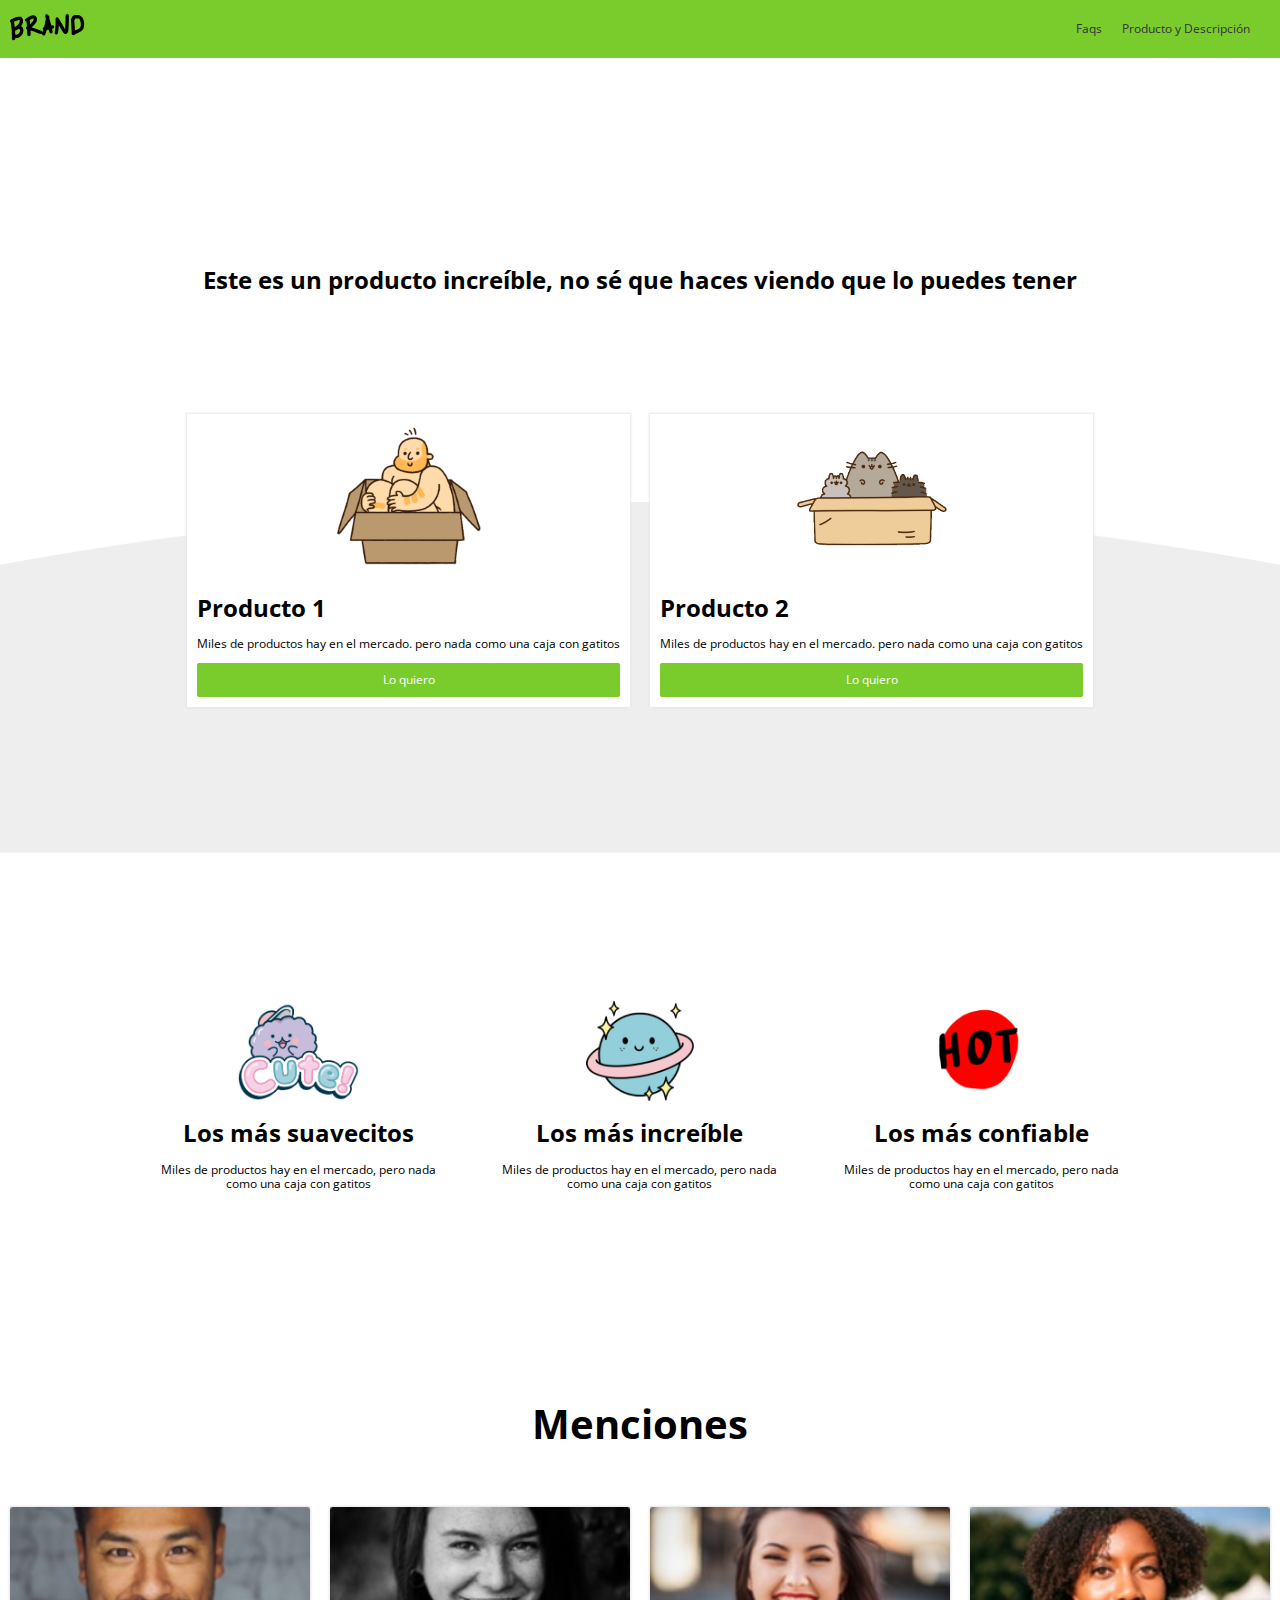
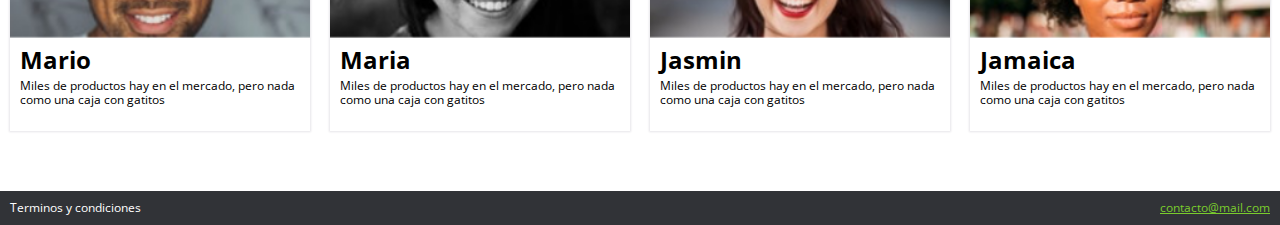
<file: index.html>
<!DOCTYPE html>
<html lang="es">
  <head>
    <meta charset="UTF-8">
    <meta name="viewport" content="width=device-width, initial-scale=1.0">
    <meta http-equiv="X-UA-Compatible" content="ie=edge">
    <link rel="stylesheet" href="css/animation.css">
    <link rel="stylesheet" href="css/normalize.css">
    <link rel="stylesheet" href="css/estilos.css">
    <link rel="stylesheet" href="css/mobile.css">
    <title>BRAND</title>
  </head>
  <body>
    <nav class="fadeInDown">
      <div class="brand_image">
        <img src="images/logo.png" alt="">
      </div>
      <div class="nav_option">
        <ul>
          <li><a href="#">Faqs</a></li>
          <li><a href="producto.html">Producto y Descripción</a></li>
        </ul>
      </div>
    </nav>
    <div class="main_section fadeIn">
      <h1>Este es un producto increíble, no sé que haces viendo que lo puedes tener</h1>
    </div>
    <div class="products fadeInUp">
      <div class="product">
        <div class="content">
          <div class="image_content">
            <img src="images/box1.png" alt="">
          </div>
          <h1>Producto 1</h1>
          <p>Miles de productos hay en el mercado. pero nada como una caja con gatitos</p>
          <a href="venta.html">
            <button class="main_botton">Lo quiero</button>
          </a>
        </div>
      </div>
      <div class="product">
        <div class="content">
          <div class="image_content">
            <img src="images/box2.png" alt="">
          </div>
          <h1>Producto 2</h1>
          <p>Miles de productos hay en el mercado. pero nada como una caja con gatitos</p>
          <a href="venta.html">
            <button class="main_botton">Lo quiero</button>
          </a>
        </div>
      </div>
    </div>
    <div class="categories">
      <div class="category">
        <img src="images/b1.png" alt="Suavecitos">
        <h1>Los más suavecitos</h1>
        <p>Miles de productos hay en el mercado, pero nada como una caja con gatitos</p>
      </div>
      <div class="category">
        <img src="images/b2.png" alt="Increible">
        <h1>Los más increíble</h1>
        <p>Miles de productos hay en el mercado, pero nada como una caja con gatitos</p>
      </div>
      <div class="category">
        <img src="images/b3.png" alt="Confiable">
        <h1>Los más confiable</h1>
        <p>Miles de productos hay en el mercado, pero nada como una caja con gatitos</p>
      </div>
    </div>
    <div class="titulo_menciones">
      <h1>Menciones</h1>
    </div>
    <div class="menciones">
      <div class="mencion">
        <div class="image_mencion">
          <img src="images/p1.png" alt="Increible">
        </div>
        <h1>Mario</h1>
        <p>Miles de productos hay en el mercado, pero nada como una caja con gatitos</p>
      </div>
      <div class="mencion">
        <img src="images/p2.png" alt="Increible">
        <h1>Maria</h1>
        <p>Miles de productos hay en el mercado, pero nada como una caja con gatitos</p>
      </div>
      <div class="mencion">
        <img src="images/p3.png" alt="Increible">
        <h1>Jasmin</h1>
        <p>Miles de productos hay en el mercado, pero nada como una caja con gatitos</p>
      </div>
      <div class="mencion">
        <img src="images/p4.png" alt="Increible">
        <h1>Jamaica</h1>
        <p>Miles de productos hay en el mercado, pero nada como una caja con gatitos</p>
      </div>
    </div>
    <footer class="footer">
      <div class="option"> Terminos y condiciones</div>
      <div class="option"> <a href="href="mailto:contacto@mail.com"">contacto@mail.com</a></div>
    </footer>
  </body>
</html>
</file>
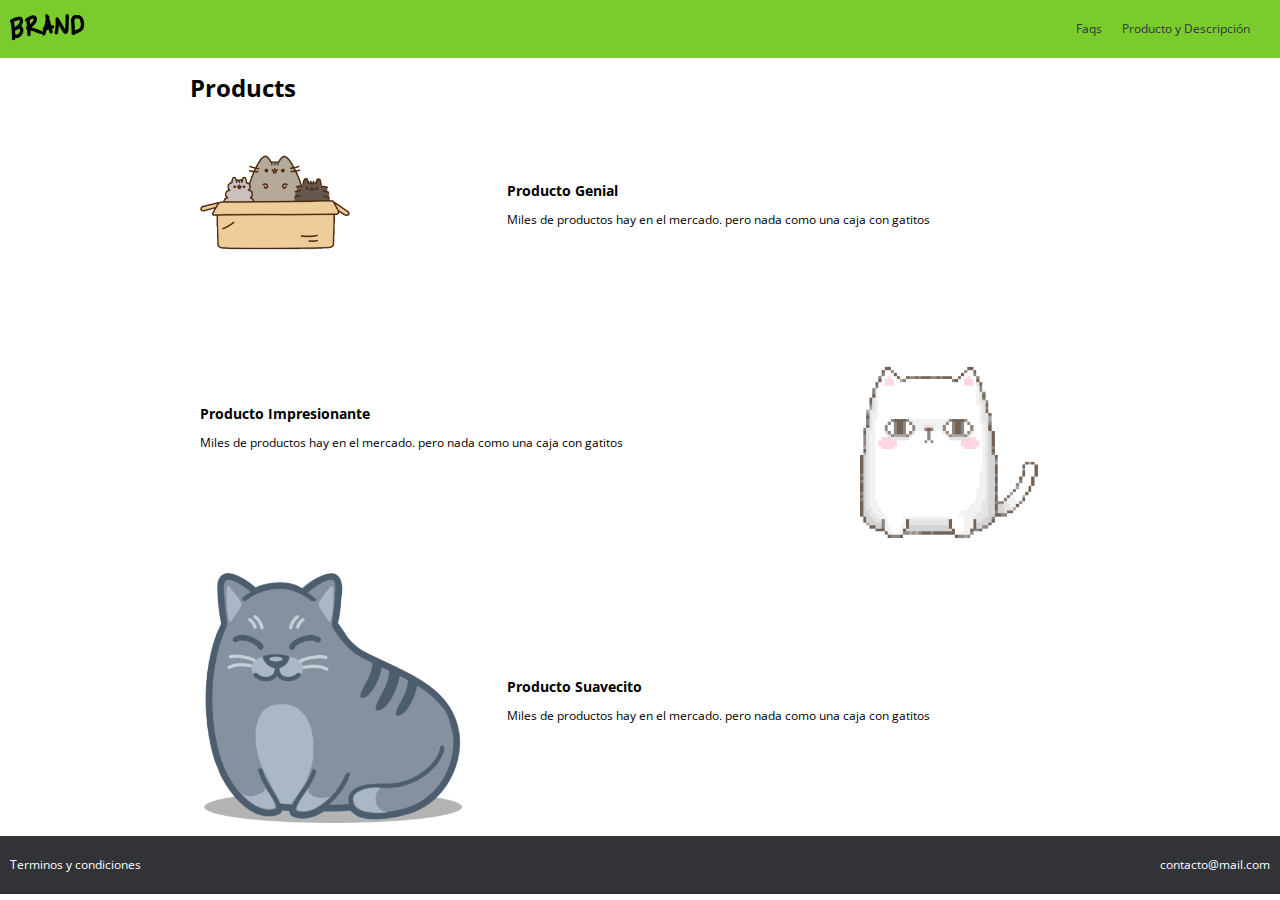
<file: producto.html>
<!DOCTYPE html>
<html lang="es">
  <head>
    <meta charset="UTF-8">
    <meta name="viewport" content="width=device-width, initial-scale=1.0">
    <meta http-equiv="X-UA-Compatible" content="ie=edge">
    <link rel="stylesheet" href="css/grid.css">
    <link rel="stylesheet" href="css/animation.css">
    <link rel="stylesheet" href="css/normalize.css">
    <link rel="stylesheet" href="css/estilos.css">
    <link rel="stylesheet" href="css/mobile.css">
    <title>BRAND</title>
  </head>
  <body>
    <nav class="fadeInDown">
      <div class="brand_image">
        <img src="images/logo.png" alt="">
      </div>
      <div class="nav_option">
        <ul>
          <li><a href="#">Faqs</a></li>
          <li><a href="#">Producto y Descripción</a></li>
        </ul>
      </div>
    </nav>
    <div class="container">
      <h1>Products</h1>
      <div class="row">
        <div class="col-4">
          <img src="images/box2.png" alt="product">
        </div>
        <div class="col-8">
          <h3>Producto Genial</h3>
          <p>Miles de productos hay en el mercado. pero nada como una caja con gatitos</p>
        </div>
      </div>
      <div class="row">
        <div class="col-8">
          <h3>Producto Impresionante</h3>
          <p>Miles de productos hay en el mercado. pero nada como una caja con gatitos</p>
        </div>
        <div class="col-4">
          <img src="images/ben2.png" height="250" alt="product">
        </div>
      </div>
      <div class="row">
        <div class="col-4">
          <img src="images/ben3.png" height="250" alt="product">
        </div>
        <div class="col-8">
          <h3>Producto Suavecito</h3>
          <p>Miles de productos hay en el mercado. pero nada como una caja con gatitos</p>
        </div>
      </div>
    </div>
    <footer class="footer">
      <p>Terminos y condiciones</p>
      <p href="#">contacto@mail.com</p>
    </footer>
  </body>
</html>
</file>
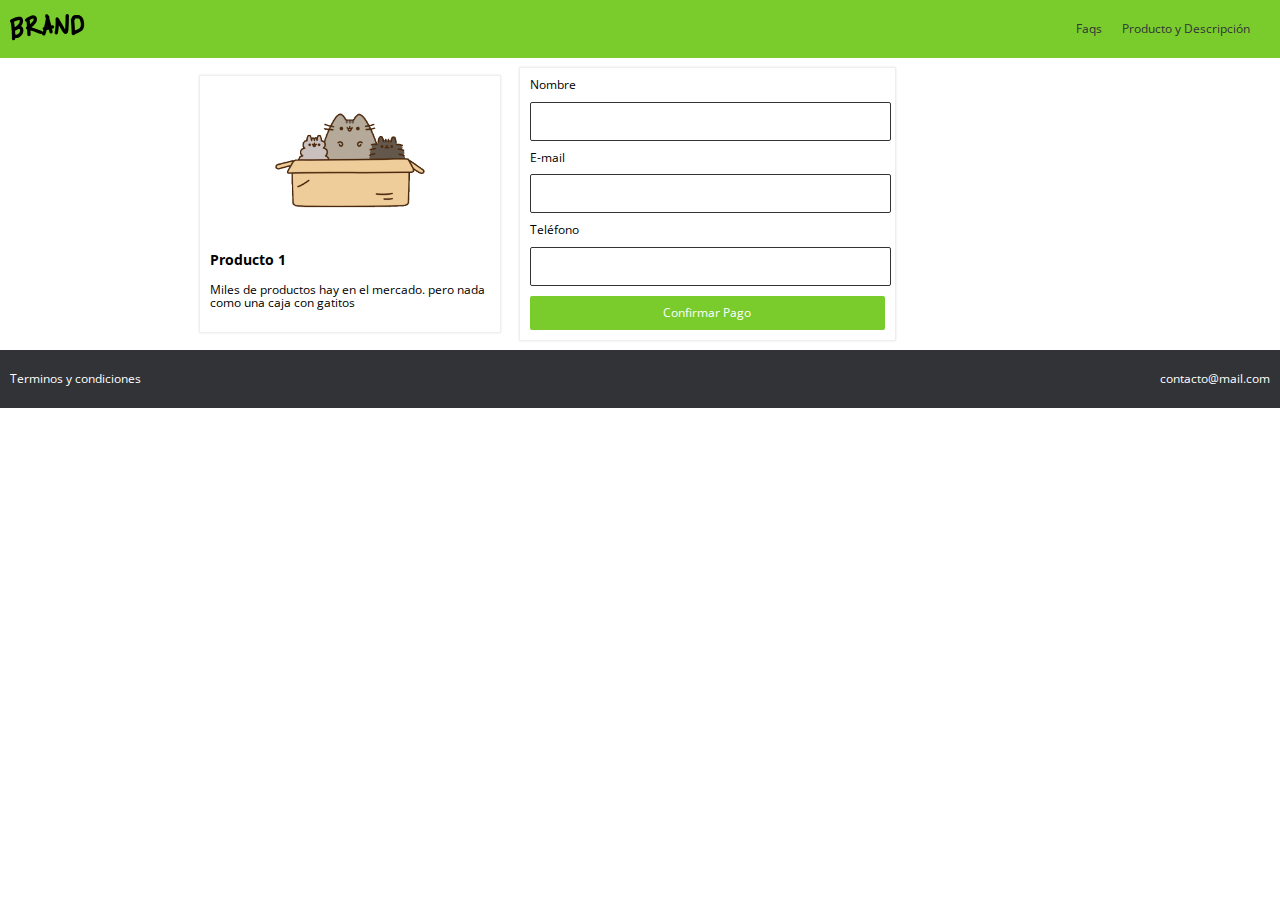
<file: venta.html>
<!DOCTYPE html>
<html lang="es">
  <head>
    <meta charset="UTF-8">
    <meta name="viewport" content="width=device-width, initial-scale=1.0">
    <meta http-equiv="X-UA-Compatible" content="ie=edge">
    <link rel="stylesheet" href="css/grid.css">
    <link rel="stylesheet" href="css/animation.css">
    <link rel="stylesheet" href="css/normalize.css">
    <link rel="stylesheet" href="css/estilos.css">
    <link rel="stylesheet" href="css/mobile.css">
    <title>BRAND</title>
  </head>
  <body>
    <nav class="fadeInDown">
      <div class="brand_image">
        <img src="images/logo.png" alt="">
      </div>
      <div class="nav_option">
        <ul>
          <li><a href="#">Faqs</a></li>
          <li><a href="#">Producto y Descripción</a></li>
        </ul>
      </div>
    </nav>
    <!-- --------------- Formulario Venta ------------------------------ -->

    <div class="container">
      <div class="row">
        <div class="col-4">
          <div class="modulo_pago">
            <div class="modulo_pago_image">
              <img src="images/box2.png" alt="producto 1">
            </div>
            <h3>Producto 1</h3>
            <p>Miles de productos hay en el mercado. pero nada como una caja con gatitos</p>
          </div>
        </div>
        <div class="col-5">
          <div class="modulo_pago">
            <form action="https://www.paypal.com/cgi-bin/webscr?cmd=_s-xclick&hosted_button_id=4A29G2SYFN96E" method="post">
              <label for="name">Nombre</label>
              <br>
              <input type="text" name="name" class="data">
              <br>
              <label for="email">E-mail</label>
              <br>
              <input type="text" name="email" class="data">
              <br>
              <label for="phone">Teléfono</label>
              <br>
              <input type="text" name="phone" class="data">
              <br>
              <button type="text" class="main_botton" name="submit">Confirmar Pago</button>
            </form>
          </div>
        </div>
      </div>
    </div>

    <!-- ------------------------Fin Formulario Venta ------------------------ -->
    <footer class="footer">
      <p>Terminos y condiciones</p>
      <p href="#">contacto@mail.com</p>
    </footer>
  </body>
</html>
</file>
<file: css/animation.css>
.fadeIn{
  -webkit-animation-duration: 4s;
  animation-duration: 4s;
  animation-fill-mode: both;
  -webkit-animation-fill-mode: both;
  -webkit-animation-name: fadeIn;
  animation-name: fadeIn;
}

@keyframes fadeIn {
  from{
    opacity: 0;
  }
  to{
    opacity: 1;
  }
}

.fadeInDown{
  -webkit-animation-duration: 1s;
  animation-duration: 1s;
  animation-fill-mode: both;
  -webkit-animation-fill-mode: both;
  -webkit-animation-name: fadeInDown;
  animation-name: fadeInDown;
}

@keyframes fadeInDown {
  from{
    opacity: 0;
    -webkit-transform: translate3d(0,-100%,0);
    transform: translate3d(0,-100%,0);
  }
  to{
    opacity: 1;
    -webkit-transform: translate3d(0,0,0);
    transform: translate3d(0,0,0);
  }
}

.fadeInUp{
  -webkit-animation-duration: 1s;
  animation-duration: 1s;
  animation-fill-mode: both;
  -webkit-animation-fill-mode: both;
  -webkit-animation-name: fadeInUp;
  animation-name: fadeInUp;
}

@keyframes fadeInUp {
  from{
    opacity: 0;
    -webkit-transform: translate3d(0,100%,0);
    transform: translate3d(0,100%,0);
  }
  to{
    opacity: 1;
    -webkit-transform: translate3d(0,0,0);
    transform: translate3d(0,0,0);
  }
}
</file>
<file: css/estilos.css>
@import url('https://fonts.googleapis.com/css?family=Open+Sans:400,700&display=swap');
/* ----------------Variables------------------- */
:root{
--green-color:#7ACC2D;
--white-color:white;
--black-color:#313337;
/* Tipografia */
--normal:12px;
/* Espaciado */
--space:10px;
/* box shadow */
--box:0px 0 2px 1px #e6e5e9;
}
/* ----------------Variables------------------- */

html, body {
  padding: 0px;
  margin: 0;
  font-size: var(--normal);
  font-family: 'Open Sans', sans-serif;
}

label {
  font-size: var(--normal);
}

nav {
  display: flex;
  background-color: var(--green-color);
  padding: var(--space);
  color: var(--white-color);
  justify-content: space-between;
  align-items: center;
}

nav ul {
  display: flex;
}

nav li {
  padding-right: 20px;
  list-style: none;
}

nav li a {
  color: var(--black-color);
  text-decoration: none;
}

nav li a:hover {
  color: var(--white-color);
}

/*-------------------Main Section------------------------------ */

.main_section {
  padding: 15%;
  text-align: center;
}

.products {
  background-image: url("../images/curve.png");
  height: 95px;
  background-size: cover;
  background-position: center top;
  padding: 10%;
  display: flex;
  justify-content: center;
}

.product {
  padding: var(--space);
  margin-top: -226px;
}
.product .content {
  background-color: var(--white-color);
  padding: var(--space);
  box-shadow: var(--box);
}
.image_content {
  text-align: center;
  height: 154px;
}

.main_botton {
  background-color: var(--green-color);
  width: 100%;
  padding: var(--space);
  font-size: var(--normal);
  color: var(--white-color);
  border: 0;
  cursor: pointer;
  border-radius: 2px;
}
.main_botton:hover{
  background-color: #5e9e22;
}

.categories {
  display: flex;
  padding: 10%;
}

.category {
  text-align: center;
  padding: 20px;
}
.category img {
  max-height: 100px;
}

.titulo_menciones {
  text-align: center;
  margin: 50px 0;
  font-size: 20px;
}
.menciones {
  display: flex;
  justify-content: center;
  margin-bottom: 50px;
}
.mencion {
  margin: var(--space);
  box-shadow: var(--box);
  padding-bottom: 20px;
}

.mencion img {
  width: 100%;
}

.mencion h1 {
  margin: 5px 10px;
}
.mencion p {
  margin: 5px 10px;
}

/* ---------------------fin Main Section -------------------------- */

/* ---------------------Seccion Ventas------------------------- */

.modulo_pago {
  background-color: var(--white-color);
  box-shadow: var(--box);
  padding: var(--space);
}
.modulo_pago_image {
  max-width: 150px;
  text-align: center;
  margin: auto;
}
.data {
  margin: var(--space) 0;
  width: 100%;
  height: 35px;
  border-radius: 2px;
  border: 1px solid var(--black-color);
}

/* --------------------Fin Seccion Ventas-------------------------- */

.footer {
  background-color: var(--black-color);
  display: flex;
  justify-content: space-between;
  align-items: center;
  padding: 10px;
  color: var(--white-color);
}

.option a {
  color: var(--green-color);
}
</file>
<file: css/mobile.css>
@media (max-width: 600px) {

  .products{
    display: inherit;
    height: auto;
  }
  .product{
    margin-top: auto;
  }
  .main_section{
    padding: 4%;
  }
  .categories, .menciones{
    display: inherit;
  }
  .category {
    margin: 0;
  }

}
</file>
<file: css/grid.css>
.container {
  max-width: 900px;
  margin: auto;
}

.row {
  display: flex;
  align-items: center;
}

.col-1{
  width: 8.3333333333%;
}

.col-2{
  width: 16.6666666666%;
}
.col-3{
  width: 24.999999999%;
}
.col-4{
  width: 33.333333332%;
}
.col-5{
  width: 41.666666665%;
}
.col-6{
  width: 49.999999998%;
}
.col-7{
  width: 58.333333331%;
}
.col-8{
  width: 66.666666664%;
}
.col-9{
  width: 74.999999997%;
}
.col-10{
  width: 83.33333333%;
}
.col-11{
  width: 91.666666663%;
}
.col-12{
  width: 100%;
}

.col-1,.col-2,.col-3,.col-4,.col-5,.col-6,.col-7,.col-8,.col-9,.col-10,.col-11,.col-12{
  padding: 10px;
}

@media (max-width: 900px) {
  .row{
    display: inherit;
  }
  .col-1,.col-2,.col-3,.col-4,.col-5,.col-6,.col-7,.col-8,.col-9,.col-10,.col-11,.col-12{
    width: 100%
  }
}
</file>
